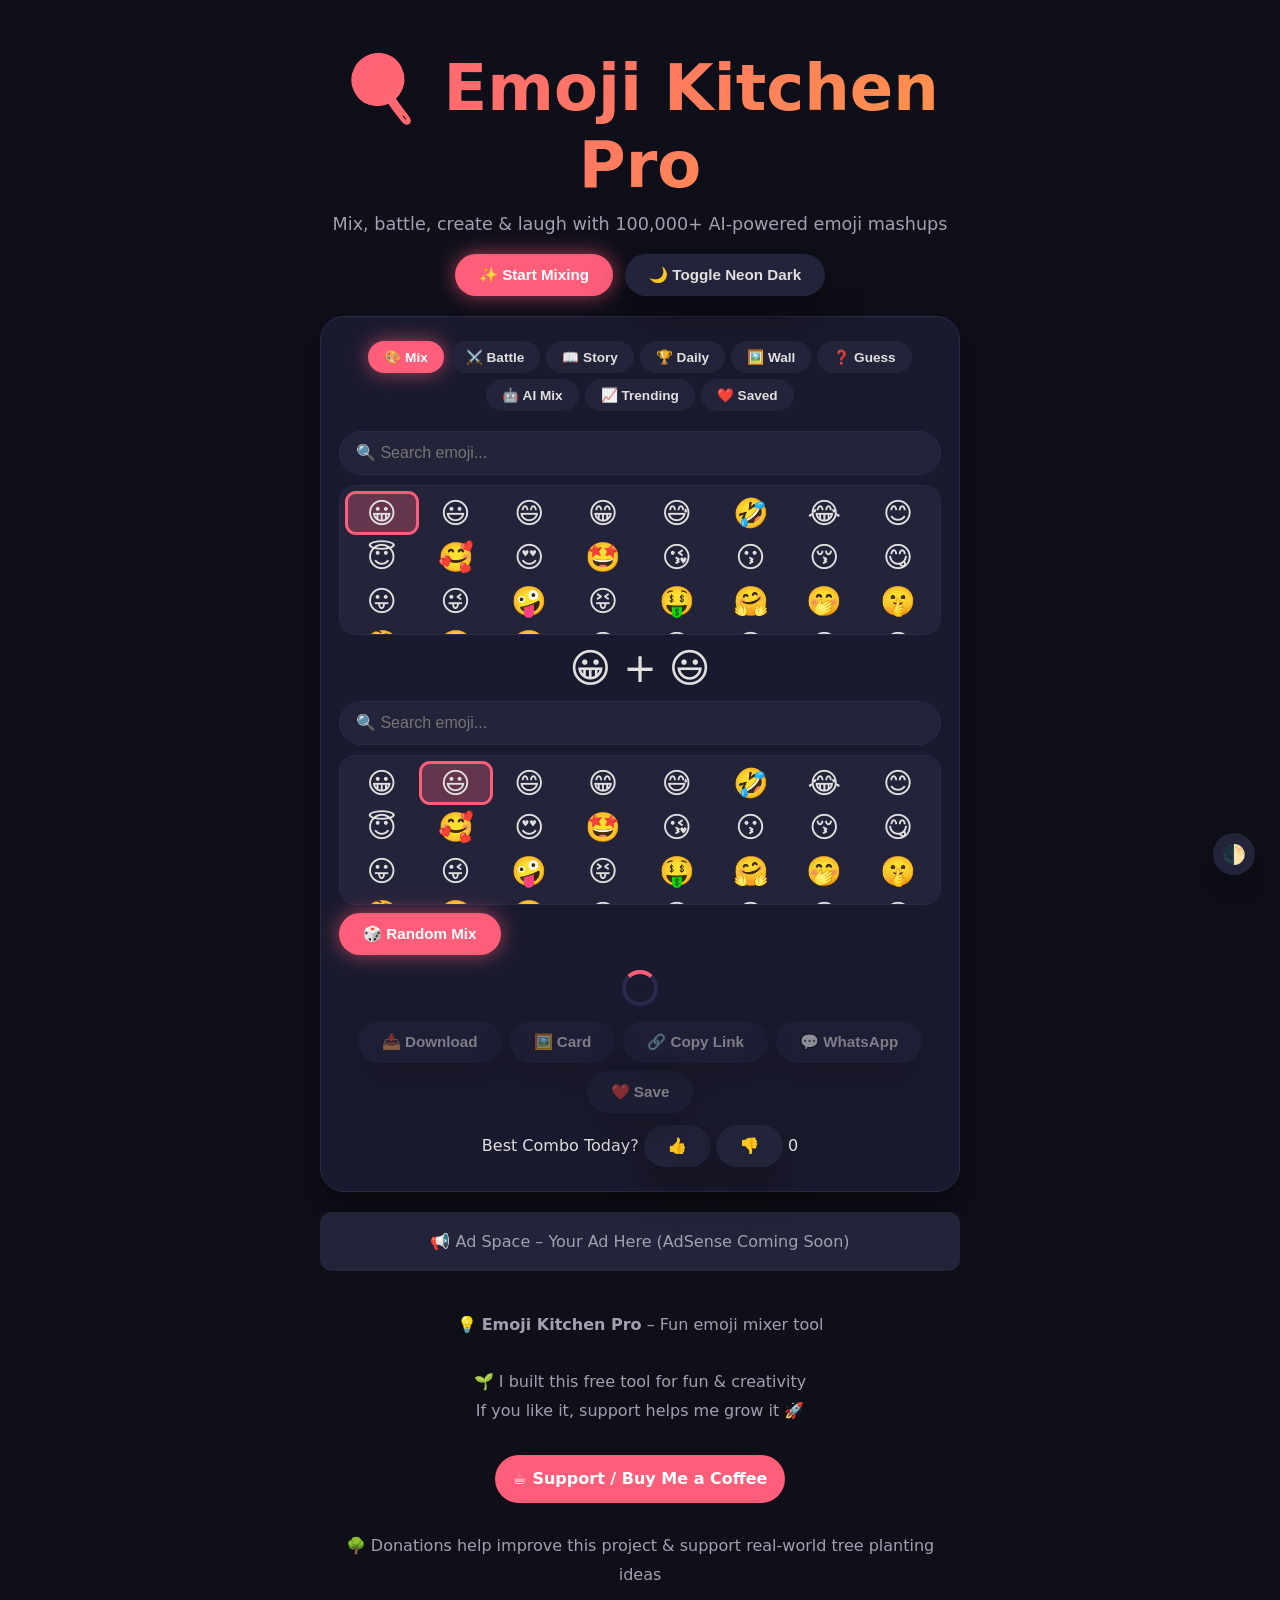
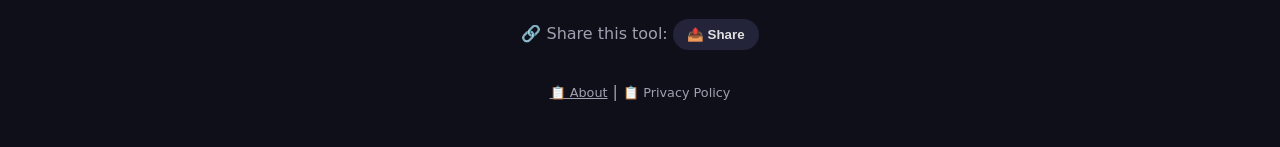
<file: index.html>
<!DOCTYPE html>
<html lang="en">
<head>
<!-- Google tag (gtag.js) -->
<script async src="https://www.googletagmanager.com/gtag/js?id=G-6VZJ59C874"></script>
<script>
  window.dataLayer = window.dataLayer || [];
  function gtag(){dataLayer.push(arguments);}
  gtag('js', new Date());

  gtag('config', 'G-6VZJ59C874');
</script>
<meta name="google-site-verification" content="S_xtKI5JCRkkoHtqpOZ35xBeybTS056a9DXNtNMAUZ0" />
  <meta charset="UTF-8">
  <meta name="viewport" content="width=device-width, initial-scale=1.0">
  <meta name="theme-color" content="#ff5e7a">
<link rel="canonical" href="https://emoji-kitchen-beta.vercel.app/">
  <title>Emoji Kitchen Pro – AI Emoji Mix & Mashup Generator</title>
  <meta name="description" content="Mix, battle, create stories & play with 100,000+ emoji combinations. Daily challenges, trending combos, AI suggestions, wallpaper generator & more.">
  <meta name="keywords" content="emoji kitchen, emoji mix, emoji mashup, emoji combiner, emoji art, sticker maker, ai emoji">
  <meta property="og:title" content="Emoji Kitchen Pro – AI Emoji Playground">
  <meta property="og:description" content="Create insane emoji mashups! Battle mode, daily challenge, funny categories & more.">
  <meta property="og:type" content="website">
  <meta name="twitter:card" content="summary_large_image">
  <link rel="manifest" href="/manifest.json">
  <link rel="stylesheet" href="/style.css">
  <script type="application/ld+json">
    {
      "@context": "https://schema.org",
      "@type": "WebApplication",
      "name": "Emoji Kitchen Pro",
      "url": "https://emoji-kitchen-beta.vercel.app",
      "description": "AI-powered emoji mashup tool",
      "applicationCategory": "Entertainment"
    }
  </script>
</head>
<body class="neon-dark">
  <div class="container-main">
    <div class="hero">
      <h1>🍳 Emoji Kitchen Pro</h1>
      <p>Mix, battle, create & laugh with 100,000+ AI-powered emoji mashups</p>
      <div class="hero-buttons">
        <button class="btn btn-primary" id="scrollToToolBtn">✨ Start Mixing</button>
        <button class="btn" id="toggleDarkModeBtn">🌙 Toggle Neon Dark</button>
      </div>
    </div>

    <div class="card" id="tool">
      <div class="tabs" id="tabNav">
        <button class="tab active" data-mode="mix">🎨 Mix</button>
        <button class="tab" data-mode="battle">⚔️ Battle</button>
        <button class="tab" data-mode="story">📖 Story</button>
        <button class="tab" data-mode="challenge">🏆 Daily</button>
        <button class="tab" data-mode="wall">🖼️ Wall</button>
        <button class="tab" data-mode="game">❓ Guess</button>
        <button class="tab" data-mode="ai">🤖 AI Mix</button>
        <button class="tab" data-mode="trending">📈 Trending</button>
        <button class="tab" data-mode="favorites">❤️ Saved</button>
      </div>

      <!-- Mix Mode -->
      <div class="mode-content active" id="mode-mix">
        <div class="search-wrap"><input class="search-input" id="mixSearch1" placeholder="🔍 Search emoji..."></div>
        <div class="emoji-grid" id="mixGrid1"></div>
        <div class="selected-row">
          <span id="mixSelected1">😊</span> <span>+</span> <span id="mixSelected2">😂</span>
        </div>
        <div class="search-wrap"><input class="search-input" id="mixSearch2" placeholder="🔍 Search emoji..."></div>
        <div class="emoji-grid" id="mixGrid2"></div>
        <button class="btn btn-primary" id="randomMixBtn">🎲 Random Mix</button>
        <div class="spinner" id="mixSpinner"></div>
        <img class="result-image" id="mixResultImg" alt="Mix" crossorigin="anonymous">
        <p class="error-msg" id="mixError">⚠️ Combo not available</p>
        <div class="btn-group">
          <button class="btn" id="mixDownload" disabled>📥 Download</button>
          <button class="btn" id="mixDownloadCard" disabled>🖼️ Card</button>
          <button class="btn" id="mixCopy" disabled>🔗 Copy Link</button>
          <button class="btn" id="mixWhatsapp" disabled>💬 WhatsApp</button>
          <button class="btn" id="mixSave" disabled>❤️ Save</button>
        </div>
        <div class="voting-section" id="mixVote">
          <span>Best Combo Today?</span>
          <button class="btn" id="voteUpBtn">👍</button>
          <button class="btn" id="voteDownBtn">👎</button>
          <span id="voteCount">0</span>
        </div>
      </div>

      <!-- Battle Mode -->
      <div class="mode-content" id="mode-battle">
        <button class="btn btn-primary" id="battleAgain">⚔️ New Battle</button>
        <div class="spinner" id="battleSpinner"></div>
        <img class="result-image" id="battleImg" alt="Battle" crossorigin="anonymous">
        <p id="battleCaption"></p>
        <button class="btn" id="battleShare">📤 Share on Twitter</button>
      </div>

      <!-- Story Mode -->
      <div class="mode-content" id="mode-story">
        <p>Build a 3‑panel comic strip</p>
        <div id="storySelector"></div>
        <div class="story-strip" id="storyStrip"></div>
        <button class="btn btn-primary" id="storyDownload" disabled>🖼️ Download Strip</button>
        <button class="btn" id="storyReset">🔄 Reset</button>
      </div>

      <!-- Daily Challenge -->
      <div class="mode-content" id="mode-challenge">
        <p>Today's challenge: <span id="challengeEmoji1"></span> + <span id="challengeEmoji2"></span></p>
        <div class="challenge-display"><span id="challengeDisplay1"></span> + <span id="challengeDisplay2"></span></div>
        <button class="btn btn-primary" id="challengeMixBtn">🔀 Create My Mix</button>
        <div class="spinner" id="challengeSpinner"></div>
        <img class="result-image" id="challengeImg" alt="Your Mix" crossorigin="anonymous">
        <p class="error-msg" id="challengeError">⚠️ Not available</p>
        <button class="btn" id="challengeShare">📤 Share Entry</button>
      </div>

      <!-- Wall -->
      <div class="mode-content" id="mode-wall">
        <div class="wall-grid" id="wallGrid"></div>
        <button class="btn" id="wallRefresh">🔄 More</button>
      </div>

      <!-- Game -->
      <div class="mode-content" id="mode-game">
        <p>Guess the emojis behind the blur!</p>
        <img class="blur-img" id="gameBlurImg" alt="???" crossorigin="anonymous">
        <div class="guess-inputs">
          <select id="gameGuess1"></select>
          <select id="gameGuess2"></select>
        </div>
        <button class="btn btn-primary" id="gameSubmit">✅ Submit</button>
        <p id="gameFeedback"></p>
        <button class="btn" id="gameNew">🔄 New Puzzle</button>
        <p>Score: <span id="gameScore">0</span></p>
      </div>

      <!-- AI Mix Mode -->
      <div class="mode-content" id="mode-ai">
        <p>Describe any feeling or object, AI will pick emojis & mix!</p>
        <input class="search-input" id="aiPrompt" placeholder="e.g. happy crying laughing">
        <button class="btn btn-primary" id="aiGenerate">🤖 Generate Mix</button>
        <div class="spinner" id="aiSpinner"></div>
        <img class="result-image" id="aiImg" alt="AI Mix" crossorigin="anonymous">
      </div>

      <!-- Trending -->
      <div class="mode-content" id="mode-trending">
        <h3>📈 Trending Combos (This Week)</h3>
        <div class="trending-list" id="trendingList"></div>
      </div>

      <!-- Favorites -->
      <div class="mode-content" id="mode-favorites">
        <h3>❤️ Your Saved Combos</h3>
        <div class="favorite-list" id="favoritesList"></div>
        <button class="btn" id="clearFavorites">🗑 Clear All</button>
      </div>

      <audio id="mixSound" preload="auto" src="[data-uri]"></audio>
    </div>

    <div class="ads-placeholder">📢 Ad Space – Your Ad Here (AdSense Coming Soon)</div>

    <div class="footer">
      💡 <b>Emoji Kitchen Pro</b> – Fun emoji mixer tool
      <br><br>
      🌱 I built this free tool for fun & creativity<br>
      If you like it, support helps me grow it 🚀
      <br><br>
      <a href="https://buymeacoffee.com/geoyr" target="_blank" class="coffee-btn">
         ☕ Support / Buy Me a Coffee
      </a>
      <br><br>
      🌳 Donations help improve this project & support real-world tree planting ideas
      <br><br>
      🔗 Share this tool:
      <button class="share-btn" id="shareToolBtn">📤 Share</button>
      <br><br>
<a href="/about.html" style="color:var(--subtext); font-size:0.8rem;">📋 About</a> |
      <a href="/privacy-policy.html" class="privacy-link">📋 Privacy Policy</a>
    </div>
  </div>

  <button class="theme-toggle" id="themeToggleFloat">🌓</button>

  <script src="/app.js"></script>
</body>
</html>
</file>
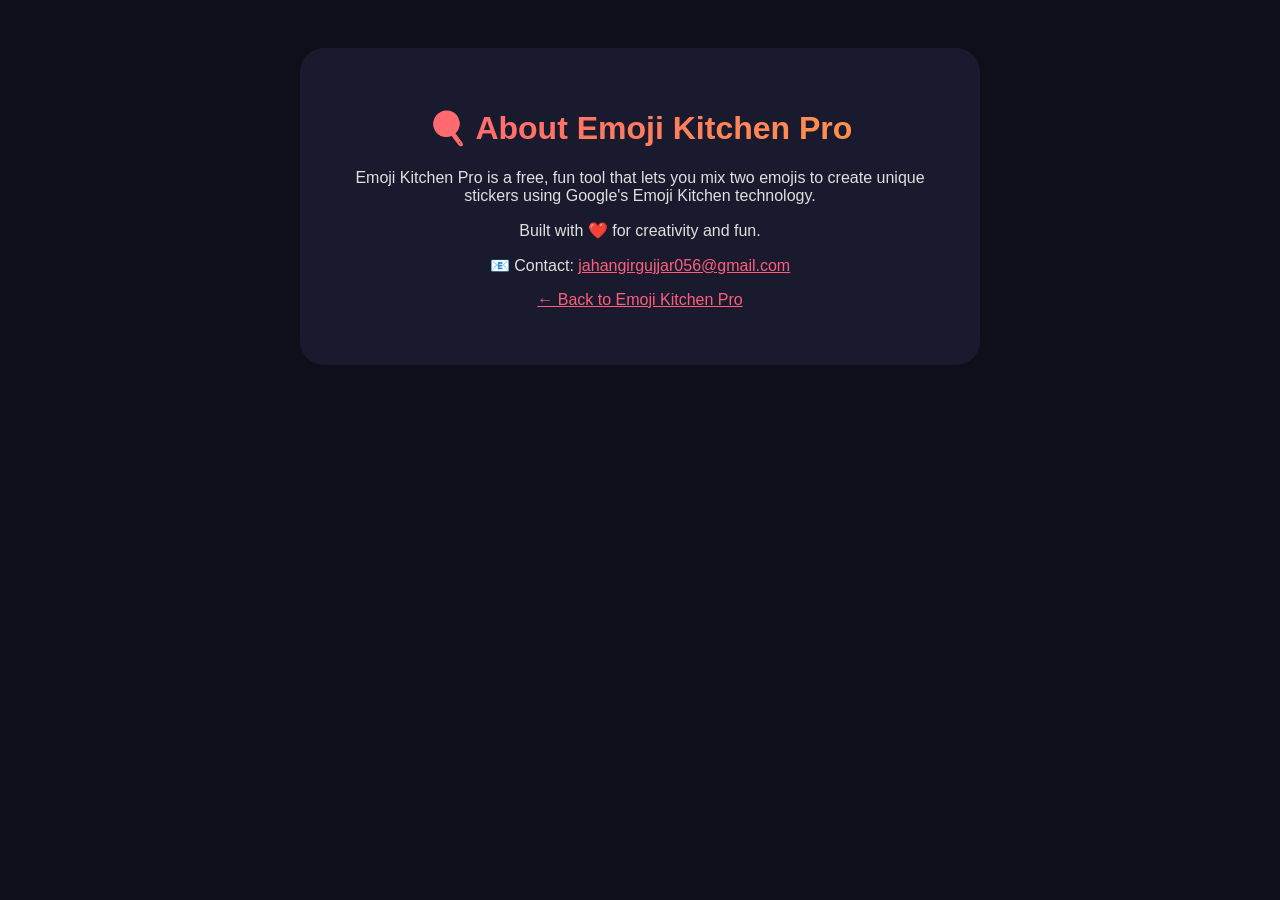
<file: about.html>
<!DOCTYPE html>
<html lang="en">
<head>
  <meta charset="UTF-8">
  <meta name="viewport" content="width=device-width, initial-scale=1.0">
  <title>About - Emoji Kitchen Pro</title>
  <style>
    body { background:#0f0f1a; color:#e0e0e0; font-family:Inter,sans-serif; padding:40px 20px; text-align:center; }
    .container { max-width:600px; margin:0 auto; background:#1a1a2e; border-radius:24px; padding:40px; }
    h1 { background:linear-gradient(135deg,#ff5e7a,#ff9a44); -webkit-background-clip:text; -webkit-text-fill-color:transparent; }
    a { color:#ff5e7a; }
  </style>
</head>
<body>
  <div class="container">
    <h1>🍳 About Emoji Kitchen Pro</h1>
    <p>Emoji Kitchen Pro is a free, fun tool that lets you mix two emojis to create unique stickers using Google's Emoji Kitchen technology.</p>
    <p>Built with ❤️ for creativity and fun.</p>
    <p>📧 Contact: <a href="mailto:jahangirgujjar056@gmail.com">jahangirgujjar056@gmail.com</a></p>
    <p><a href="/">← Back to Emoji Kitchen Pro</a></p>
  </div>
</body>
</html>
</file>
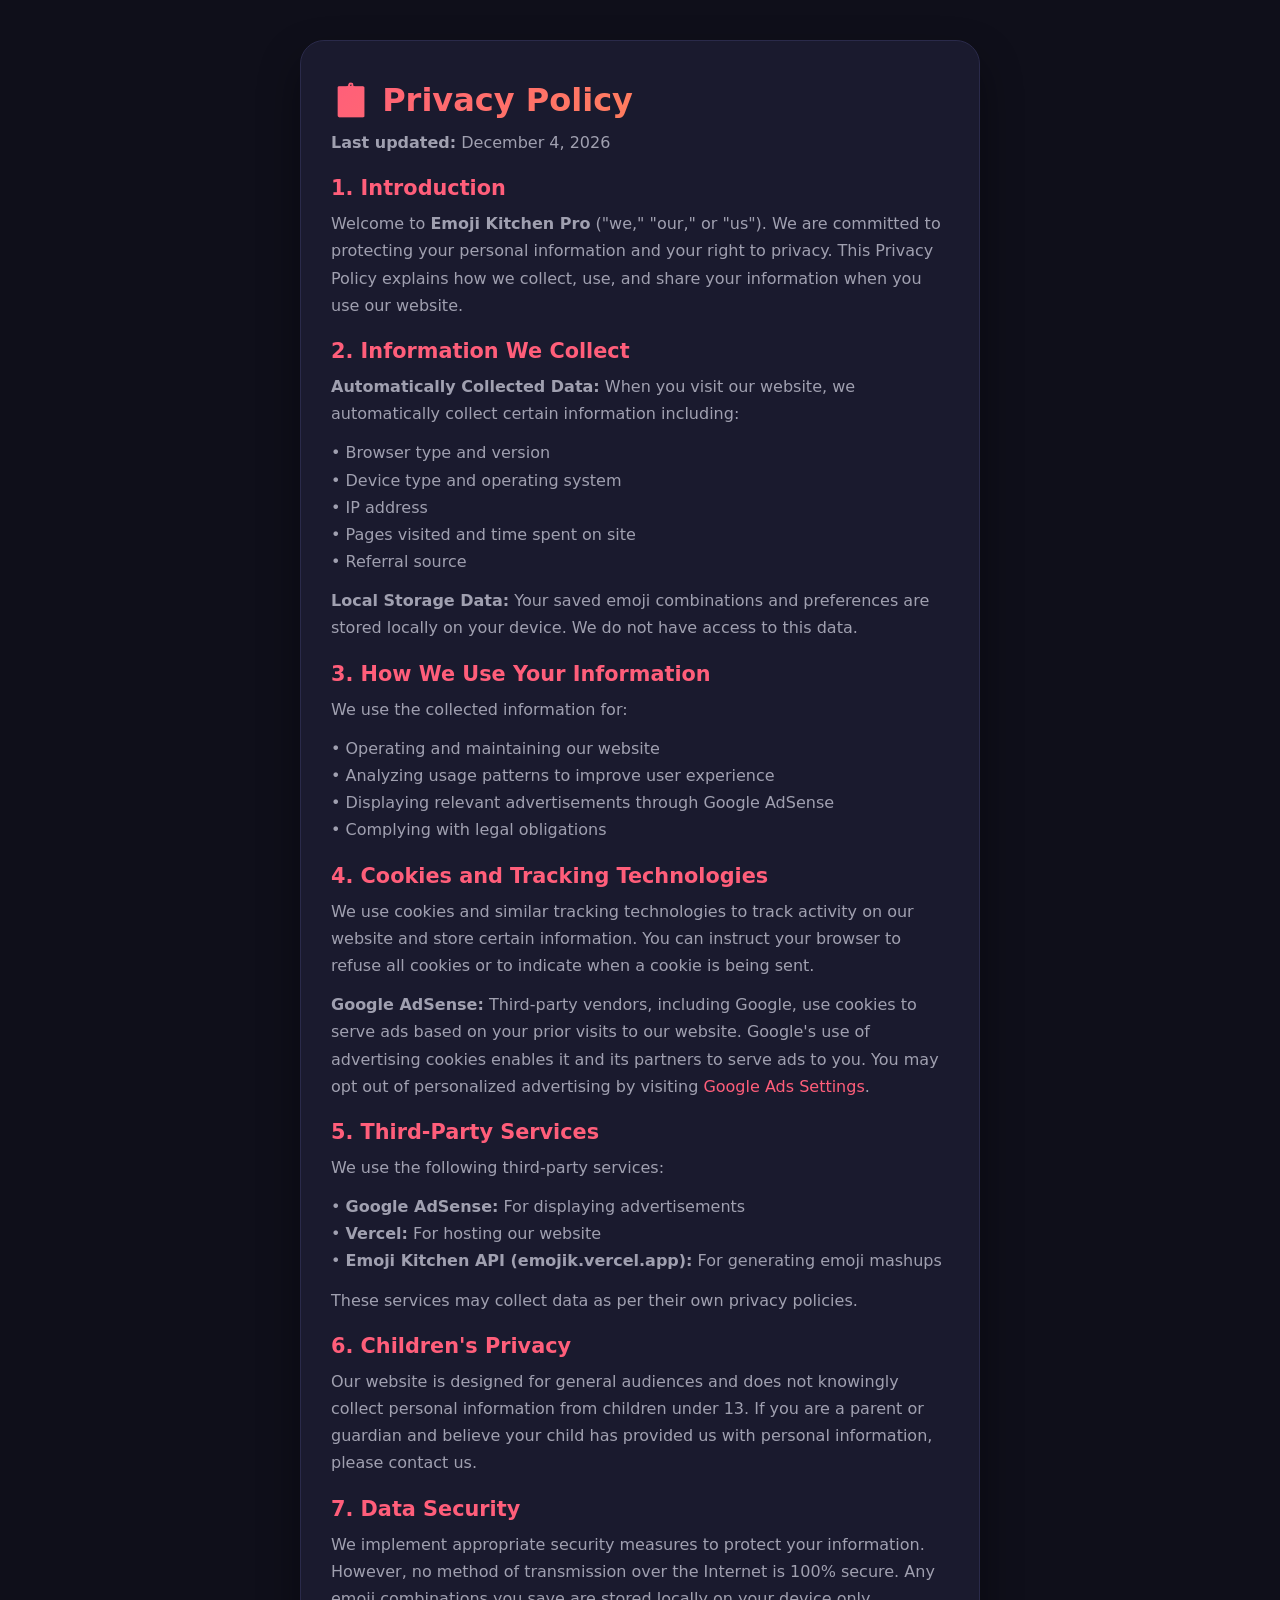
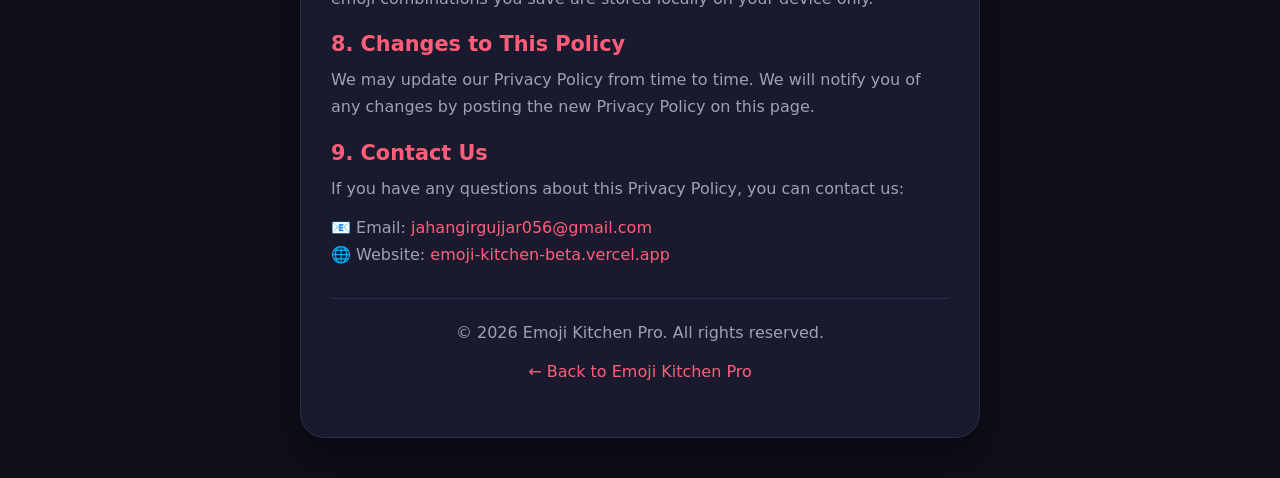
<file: privacy-policy.html>
<!DOCTYPE html>
<html lang="en">
<head>
  <meta charset="UTF-8">
  <meta name="viewport" content="width=device-width, initial-scale=1.0">
  <title>Privacy Policy – Emoji Kitchen Pro</title>
  <style>
    * { margin: 0; padding: 0; box-sizing: border-box; }
    body {
      background: #0f0f1a;
      color: #e0e0e0;
      font-family: 'Inter', system-ui, sans-serif;
      min-height: 100vh;
      padding: 40px 20px;
    }
    .container {
      max-width: 680px;
      margin: 0 auto;
      background: #1a1a2e;
      border-radius: 24px;
      padding: 40px 30px;
      box-shadow: 0 20px 40px rgba(0,0,0,0.4);
      border: 1px solid #2a2a4a;
    }
    h1 {
      font-size: 2rem;
      background: linear-gradient(135deg, #ff5e7a, #ff9a44);
      -webkit-background-clip: text;
      -webkit-text-fill-color: transparent;
      background-clip: text;
      margin-bottom: 10px;
    }
    h2 {
      color: #ff5e7a;
      margin: 20px 0 10px;
      font-size: 1.3rem;
    }
    p {
      color: #a0a0b0;
      line-height: 1.7;
      margin-bottom: 12px;
    }
    a {
      color: #ff5e7a;
      text-decoration: none;
    }
    .footer {
      text-align: center;
      margin-top: 30px;
      padding-top: 20px;
      border-top: 1px solid #2a2a4a;
    }
  </style>
</head>
<body>
  <div class="container">
    <h1>📋 Privacy Policy</h1>
    <p><strong>Last updated:</strong> <span id="date"></span></p>

    <h2>1. Introduction</h2>
    <p>Welcome to <strong>Emoji Kitchen Pro</strong> ("we," "our," or "us"). We are committed to protecting your personal information and your right to privacy. This Privacy Policy explains how we collect, use, and share your information when you use our website.</p>

    <h2>2. Information We Collect</h2>
    <p><strong>Automatically Collected Data:</strong> When you visit our website, we automatically collect certain information including:</p>
    <p>• Browser type and version<br>
    • Device type and operating system<br>
    • IP address<br>
    • Pages visited and time spent on site<br>
    • Referral source</p>
    <p><strong>Local Storage Data:</strong> Your saved emoji combinations and preferences are stored locally on your device. We do not have access to this data.</p>

    <h2>3. How We Use Your Information</h2>
    <p>We use the collected information for:</p>
    <p>• Operating and maintaining our website<br>
    • Analyzing usage patterns to improve user experience<br>
    • Displaying relevant advertisements through Google AdSense<br>
    • Complying with legal obligations</p>

    <h2>4. Cookies and Tracking Technologies</h2>
    <p>We use cookies and similar tracking technologies to track activity on our website and store certain information. You can instruct your browser to refuse all cookies or to indicate when a cookie is being sent.</p>
    <p><strong>Google AdSense:</strong> Third-party vendors, including Google, use cookies to serve ads based on your prior visits to our website. Google's use of advertising cookies enables it and its partners to serve ads to you. You may opt out of personalized advertising by visiting <a href="https://www.google.com/settings/ads" target="_blank">Google Ads Settings</a>.</p>

    <h2>5. Third-Party Services</h2>
    <p>We use the following third-party services:</p>
    <p>• <strong>Google AdSense:</strong> For displaying advertisements<br>
    • <strong>Vercel:</strong> For hosting our website<br>
    • <strong>Emoji Kitchen API (emojik.vercel.app):</strong> For generating emoji mashups</p>
    <p>These services may collect data as per their own privacy policies.</p>

    <h2>6. Children's Privacy</h2>
    <p>Our website is designed for general audiences and does not knowingly collect personal information from children under 13. If you are a parent or guardian and believe your child has provided us with personal information, please contact us.</p>

    <h2>7. Data Security</h2>
    <p>We implement appropriate security measures to protect your information. However, no method of transmission over the Internet is 100% secure. Any emoji combinations you save are stored locally on your device only.</p>

    <h2>8. Changes to This Policy</h2>
    <p>We may update our Privacy Policy from time to time. We will notify you of any changes by posting the new Privacy Policy on this page.</p>

    <h2>9. Contact Us</h2>
    <p>If you have any questions about this Privacy Policy, you can contact us:</p>
    <p>📧 Email: <a href="mailto:jahangirgujjar056@gmail.com">jahangirgujjar056@gmail.com</a><br>
🌐 Website: <a href="https://emoji-kitchen-beta.vercel.app">emoji-kitchen-beta.vercel.app</a></p>

    <div class="footer">
      <p>© <span id="year"></span> Emoji Kitchen Pro. All rights reserved.</p>
      <p><a href="/">← Back to Emoji Kitchen Pro</a></p>
    </div>
  </div>

  <script>
    document.getElementById('date').textContent = new Date().toLocaleDateString('en-US', { year: 'numeric', month: 'long', day: 'numeric' });
    document.getElementById('year').textContent = new Date().getFullYear();
  </script>
</body>
</html>
</file>
<file: style.css>
:root {
  --bg: #fefefe;
  --card: #ffffff;
  --text: #1e293b;
  --subtext: #64748b;
  --border: #e2e8f0;
  --accent: #ff5e7a;
  --accent-glow: #ff2d55;
  --emoji-bg: #f1f5f9;
  --shadow: 0 20px 40px rgba(0,0,0,0.06);
  --neon: 0 0 15px rgba(255,94,122,0.4);
  --gradient: linear-gradient(135deg, #ff5e7a, #ff9a44);
  --radius: 24px;
}

.neon-dark {
  --bg: #0f0f1a;
  --card: #1a1a2e;
  --text: #e0e0e0;
  --subtext: #a0a0b0;
  --border: #2a2a4a;
  --emoji-bg: #23233a;
  --shadow: 0 20px 40px rgba(0,0,0,0.4);
  --neon: 0 0 20px rgba(255,94,122,0.6);
}

* { margin:0; padding:0; box-sizing:border-box; }

body {
  background: var(--bg);
  color: var(--text);
  font-family: 'Inter', system-ui, sans-serif;
  transition: background 0.3s, color 0.3s;
  min-height: 100vh;
}

.container-main {
  max-width: 680px;
  margin: 0 auto;
  padding: 20px;
}

/* Hero */
.hero {
  text-align: center;
  margin: 30px 0 20px;
}

.hero h1 {
  font-size: clamp(2.5rem, 8vw, 4rem);
  background: var(--gradient);
  -webkit-background-clip: text;
  -webkit-text-fill-color: transparent;
  background-clip: text;
  font-weight: 800;
  line-height: 1.2;
}

.hero p {
  color: var(--subtext);
  font-size: 1.1rem;
  margin: 10px 0 20px;
}

.hero-buttons {
  display: flex;
  flex-wrap: wrap;
  gap: 12px;
  justify-content: center;
}

/* Buttons */
.btn {
  padding: 12px 24px;
  border-radius: 50px;
  font-weight: 700;
  font-size: 0.95rem;
  cursor: pointer;
  transition: all 0.2s;
  display: inline-flex;
  align-items: center;
  gap: 8px;
  border: none;
  background: var(--emoji-bg);
  color: var(--text);
  box-shadow: var(--shadow);
}

.btn-primary {
  background: var(--accent);
  color: #fff;
  box-shadow: var(--neon);
}

.btn:hover { transform: translateY(-2px); filter: brightness(1.1); }
.btn:disabled { opacity: 0.5; pointer-events: none; }

/* Card */
.card {
  background: var(--card);
  border-radius: var(--radius);
  box-shadow: var(--shadow);
  padding: 24px 18px;
  margin: 20px 0;
  border: 1px solid var(--border);
  transition: all 0.3s;
}

/* Theme Toggle */
.theme-toggle {
  background: var(--emoji-bg);
  border: none;
  border-radius: 50%;
  width: 42px;
  height: 42px;
  font-size: 1.2rem;
  cursor: pointer;
  position: fixed;
  bottom: 25px;
  right: 25px;
  z-index: 100;
  box-shadow: var(--shadow);
}

/* Tabs */
.tabs {
  display: flex;
  flex-wrap: wrap;
  gap: 6px;
  justify-content: center;
  margin-bottom: 20px;
}

.tab {
  padding: 8px 16px;
  border-radius: 20px;
  background: var(--emoji-bg);
  border: none;
  color: var(--text);
  font-weight: 600;
  font-size: 0.85rem;
  cursor: pointer;
  transition: 0.2s;
}

.tab.active {
  background: var(--accent);
  color: #fff;
  box-shadow: var(--neon);
}

/* Mode Content */
.mode-content { display: none; }
.mode-content.active { display: block; animation: fadeIn 0.3s; }

@keyframes fadeIn { from { opacity:0; } to { opacity:1; } }

/* Search */
.search-wrap { position: relative; margin-bottom: 10px; }

.search-input {
  width: 100%;
  padding: 12px 16px;
  border-radius: 30px;
  border: 1px solid var(--border);
  background: var(--emoji-bg);
  color: var(--text);
  font-size: 1rem;
}

/* Emoji Grid */
.emoji-grid {
  display: grid;
  grid-template-columns: repeat(8, 1fr);
  gap: 6px;
  max-height: 150px;
  overflow-y: auto;
  padding: 8px;
  background: var(--emoji-bg);
  border-radius: 16px;
  margin: 8px 0;
  border: 1px solid var(--border);
}

.emoji-item {
  font-size: 1.8rem;
  cursor: pointer;
  border-radius: 8px;
  text-align: center;
  transition: all 0.2s;
  user-select: none;
  padding: 2px;
}

.emoji-item:hover { background: rgba(255,94,122,0.2); transform: scale(1.15); }
.emoji-item.selected { background: rgba(255,94,122,0.3); box-shadow: 0 0 0 3px var(--accent); }

/* Selected Row */
.selected-row {
  display: flex;
  justify-content: center;
  align-items: center;
  gap: 12px;
  font-size: 2.5rem;
  margin: 10px 0;
}

/* Result Image */
.result-image {
  max-width: 180px;
  border-radius: 20px;
  box-shadow: var(--shadow);
  display: none;
  margin: 12px auto;
  transition: transform 0.3s;
}

.result-image.show { display: block; animation: popIn 0.4s ease; }

@keyframes popIn {
  0%{ transform:scale(0.5); opacity:0; }
  70%{ transform:scale(1.05); }
  100%{ transform:scale(1); opacity:1; }
}

/* Spinner */
.spinner {
  width: 36px;
  height: 36px;
  border: 4px solid var(--border);
  border-top-color: var(--accent);
  border-radius: 50%;
  animation: spin 0.8s linear infinite;
  display: none;
  margin: 15px auto;
}

.spinner.active { display: block; }

@keyframes spin { to { transform: rotate(360deg); } }

/* Error Message */
.error-msg {
  color: #ff5e7a;
  display: none; /* Crucial: Hide by default */
  text-align: center;
  margin-top: 8px;
  font-weight: 600;
}

/* Button Group */
.btn-group {
  display: flex;
  gap: 8px;
  justify-content: center;
  margin-top: 10px;
  flex-wrap: wrap;
}

/* Voting */
.voting-section {
  margin-top: 12px;
  text-align: center;
}

/* Category */
.category-list { display: flex; flex-wrap: wrap; gap: 6px; margin: 10px 0; }
.category-btn { padding: 6px 12px; border-radius: 20px; background: var(--emoji-bg); border: none; cursor: pointer; }

/* Wall Grid */
.wall-grid {
  display: grid;
  grid-template-columns: repeat(4,1fr);
  gap: 8px;
  margin-top: 10px;
}

.wall-item img { width: 100%; border-radius: 12px; cursor: pointer; }

/* Trending */
.trending-list { display: flex; flex-wrap: wrap; gap: 8px; margin: 10px 0; }
.trending-item { text-align: center; cursor: pointer; }
.trending-item img { width: 60px; border-radius: 12px; }

/* Favorites */
.favorite-list { display: flex; flex-wrap: wrap; gap: 8px; }
.fav-item { position: relative; }
.fav-item img { width: 50px; border-radius: 10px; }
.fav-item button { position: absolute; top: -5px; right: -5px; background: red; color: #fff; border-radius: 50%; border: none; width: 18px; height: 18px; font-size: 0.7rem; cursor: pointer; }

/* Game */
.blur-img { filter: blur(20px); width: 150px; border-radius: 20px; margin: 15px auto; display: block; }
.guess-inputs { display: flex; gap: 10px; justify-content: center; margin: 10px 0; }
.guess-inputs select { font-size: 1.5rem; padding: 8px; border-radius: 12px; background: var(--emoji-bg); color: var(--text); border: 1px solid var(--border); }

#gameFeedback { font-weight: bold; text-align: center; margin-top: 10px; }

/* Story Strip */
.story-strip { display: flex; flex-direction: column; gap: 8px; margin: 10px 0; align-items: center; }

/* Challenge Display */
.challenge-display { font-size: 3rem; text-align: center; margin: 10px 0; }

/* Ads */
.ads-placeholder { background: var(--emoji-bg); padding: 20px; text-align: center; border-radius: 12px; margin: 20px 0; color: var(--subtext); }

/* Footer */
.footer {
  text-align: center;
  padding: 20px;
  color: var(--subtext);
  line-height: 1.8;
}

.coffee-btn {
  display: inline-block;
  padding: 10px 18px;
  border-radius: 30px;
  background: #ff5e7a;
  color: white;
  text-decoration: none;
  font-weight: bold;
}

.share-btn {
  padding: 8px 14px;
  border-radius: 20px;
  border: none;
  cursor: pointer;
  background: var(--emoji-bg);
  color: var(--text);
  font-weight: 600;
}

.privacy-link {
  color: var(--subtext);
  font-size: 0.8rem;
  text-decoration: none;
}

.privacy-link:hover { text-decoration: underline; }

/* Mobile Responsive */
@media (max-width: 480px) {
  .emoji-grid { grid-template-columns: repeat(6, 1fr); max-height: 130px; }
  .hero h1 { font-size: 2.2rem; }
  .btn { padding: 10px 16px; font-size: 0.8rem; }
}
</file>
